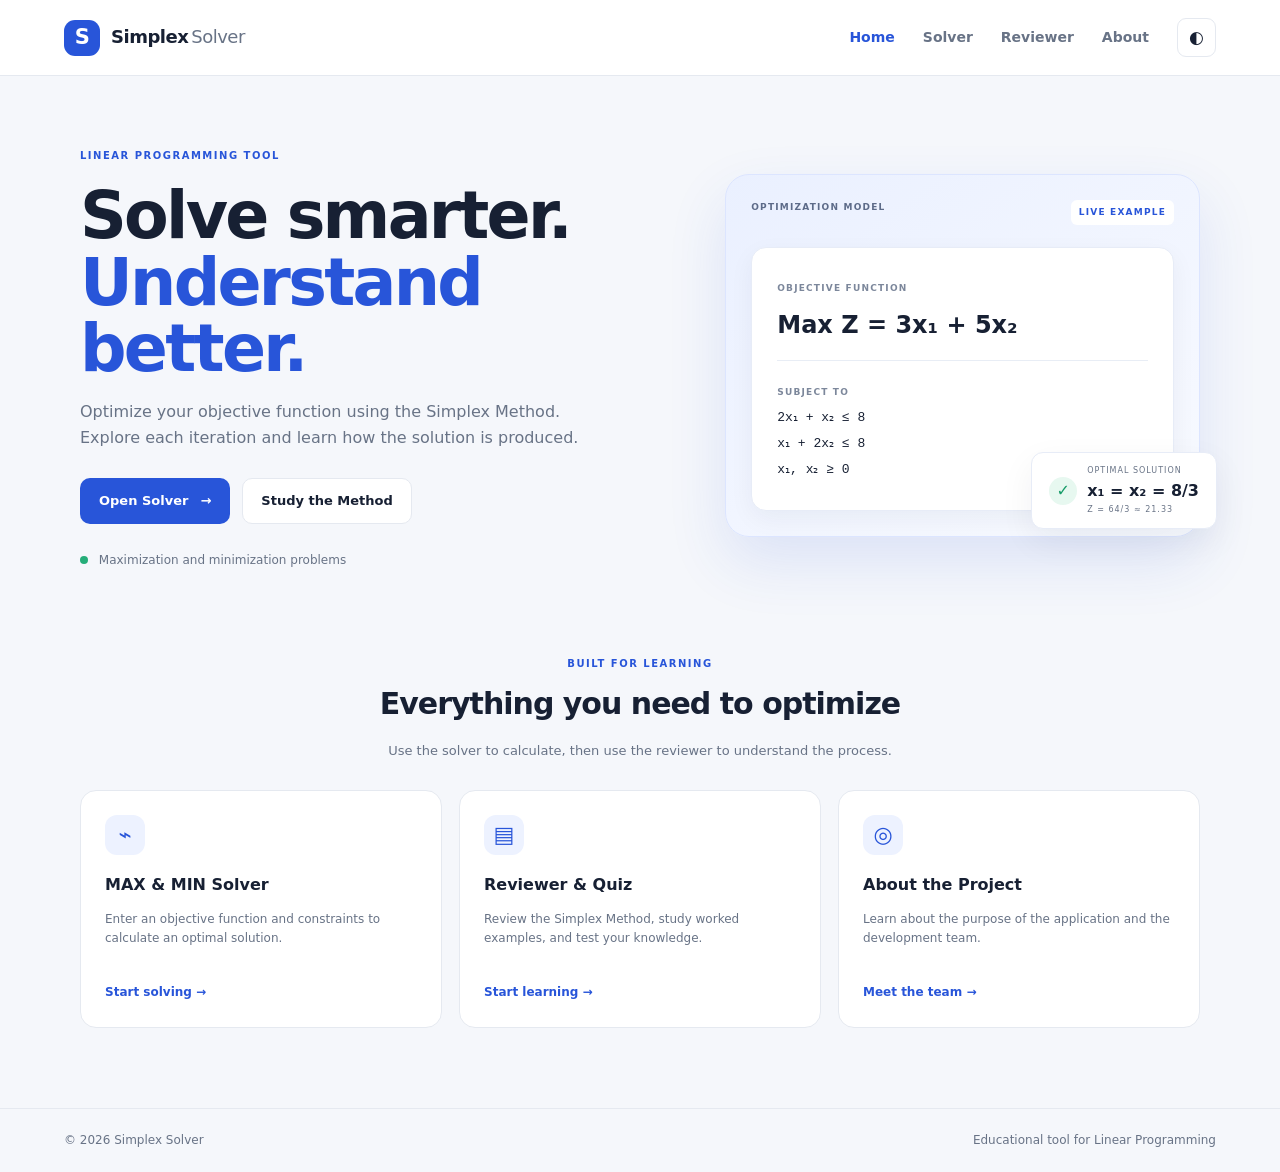
<file: index.html>
<!DOCTYPE html>
<html lang="en">
<head>
  <meta charset="UTF-8">
  <meta name="viewport" content="width=device-width, initial-scale=1.0">
  <title>Simplex Solver | Home</title>
  <link rel="stylesheet" href="css/style.css">
  <link rel="stylesheet" href="css/home.css">
  <link rel="stylesheet" href="css/responsive.css">
  <link rel="stylesheet" href="css/dark-mode.css">
</head>
<body>
  <header class="site-header">
    <a class="brand" href="index.html">
      <span class="brand-mark">S</span>
      <span>Simplex<span class="brand-light">Solver</span></span>
    </a>
    <button class="menu-toggle" type="button" aria-label="Toggle menu">☰</button>
    <nav class="main-nav" aria-label="Main navigation">
      <a class="active" href="index.html" aria-current="page">Home</a>
      <a href="solving.html">Solver</a>
      <a href="reviewer.html">Reviewer</a>
      <a href="about.html">About</a>
      <button id="themeToggle" class="theme-toggle" type="button" aria-label="Toggle dark mode">◐</button>
    </nav>
  </header>

  <main>
    <section class="hero">
      <div class="hero-copy">
        <span class="eyebrow">LINEAR PROGRAMMING TOOL</span>
        <h1>Solve smarter.<br><span>Understand better.</span></h1>
        <p>Optimize your objective function using the Simplex Method. Explore each iteration and learn how the solution is produced.</p>
        <div class="hero-actions">
          <a class="btn btn-primary" href="solving.html">Open Solver <span>→</span></a>
          <a class="btn btn-secondary" href="reviewer.html">Study the Method</a>
        </div>
        <div class="hero-note"><span class="status-dot"></span> Maximization and minimization problems</div>
      </div>

      <div class="hero-visual">
        <div class="visual-top">
          <span>OPTIMIZATION MODEL</span>
          <span class="visual-chip">LIVE EXAMPLE</span>
        </div>
        <div class="formula-card">
          <small>OBJECTIVE FUNCTION</small>
          <strong>Max Z = 3x₁ + 5x₂</strong>
          <div class="formula-line"></div>
          <small>SUBJECT TO</small>
          <p>2x₁ + x₂ ≤ 8</p>
          <p>x₁ + 2x₂ ≤ 8</p>
          <p>x₁, x₂ ≥ 0</p>
        </div>
        <div class="solution-tag">
          <span>✓</span>
          <div>
            <small>OPTIMAL SOLUTION</small>
            <strong>x₁ = x₂ = 8/3</strong>
            <small>Z = 64/3 ≈ 21.33</small>
          </div>
        </div>
      </div>
    </section>

    <section class="feature-section">
      <div class="section-heading">
        <span class="eyebrow">BUILT FOR LEARNING</span>
        <h2>Everything you need to optimize</h2>
        <p>Use the solver to calculate, then use the reviewer to understand the process.</p>
      </div>
      <div class="feature-grid">
        <a class="feature-card" href="solving.html">
          <div class="feature-icon">⌁</div>
          <h3>MAX &amp; MIN Solver</h3>
          <p>Enter an objective function and constraints to calculate an optimal solution.</p>
          <span class="card-link">Start solving →</span>
        </a>
        <a class="feature-card" href="reviewer.html">
          <div class="feature-icon">▤</div>
          <h3>Reviewer &amp; Quiz</h3>
          <p>Review the Simplex Method, study worked examples, and test your knowledge.</p>
          <span class="card-link">Start learning →</span>
        </a>
        <a class="feature-card" href="about.html">
          <div class="feature-icon">◎</div>
          <h3>About the Project</h3>
          <p>Learn about the purpose of the application and the development team.</p>
          <span class="card-link">Meet the team →</span>
        </a>
      </div>
    </section>
  </main>

  <footer class="site-footer">
    <span>© <span data-year></span> Simplex Solver</span>
    <span>Educational tool for Linear Programming</span>
  </footer>

  <script src="js/theme.js"></script>
  <script src="js/navigation.js"></script>
  <script src="js/app.js"></script>
</body>
</html>
</file>
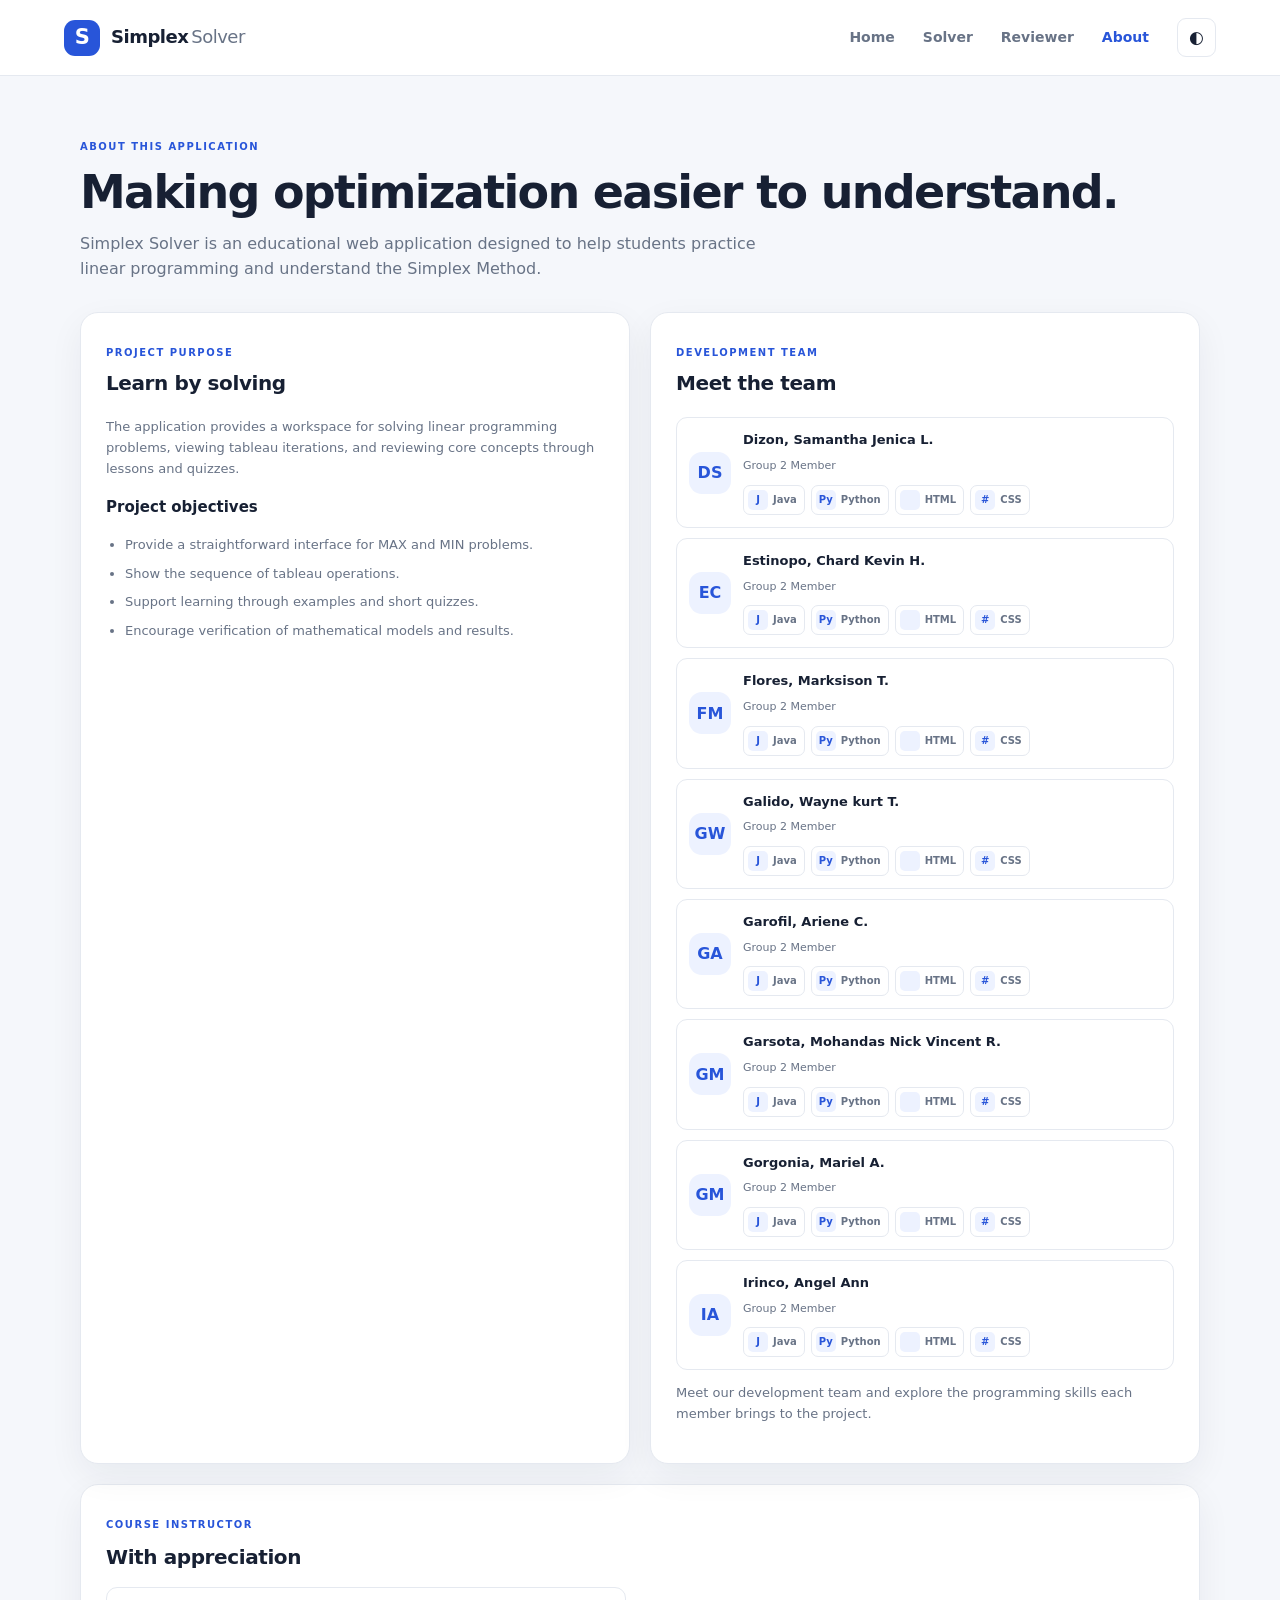
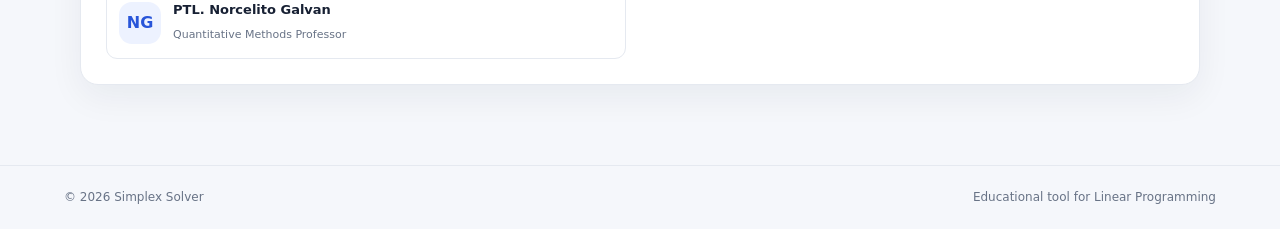
<file: about.html>
<!DOCTYPE html>
<html lang="en">
	<head>
		<meta charset="UTF-8">
		<meta name="viewport" content="width=device-width, initial-scale=1.0">
		<title>Simplex Solver | About</title>
		<link rel="stylesheet" href="css/style.css">
		<link rel="stylesheet" href="css/about.css">
		<link rel="stylesheet" href="css/responsive.css">
		<link rel="stylesheet" href="css/dark-mode.css">
	</head>
	<body>
		<header class="site-header">
			<a class="brand" href="index.html">
				<span class="brand-mark">S</span>
				<span>Simplex<span class="brand-light">Solver</span></span>
			</a>
			<button class="menu-toggle" type="button" aria-label="Toggle menu">☰</button>
			<nav class="main-nav">
				<a href="index.html">Home</a>
				<a href="solving.html">Solver</a>
				<a href="reviewer.html">Reviewer</a>
				<a class="active" href="about.html" aria-current="page">About</a>
				<button id="themeToggle" class="theme-toggle" type="button" aria-label="Toggle dark mode">◐</button>
			</nav>
		</header>

		<main class="page-wrap">
			<div class="page-heading">
				<span class="eyebrow">ABOUT THIS APPLICATION</span>
				<h1>Making optimization easier to understand.</h1>
				<p>Simplex Solver is an educational web application designed to help students practice linear programming and understand the Simplex Method.</p>
			</div>
			<section class="about-grid">
				<article class="panel">
					<span class="step-label">PROJECT PURPOSE</span>
					<h2>Learn by solving</h2>
					<p>The application provides a workspace for solving linear programming problems, viewing tableau iterations, and reviewing core concepts through lessons and quizzes.</p>
					<h3>Project objectives</h3>
					<ul>
						<li>Provide a straightforward interface for MAX and MIN problems.</li>
						<li>Show the sequence of tableau operations.</li>
						<li>Support learning through examples and short quizzes.</li>
						<li>Encourage verification of mathematical models and results.</li>
					</ul>
				</article>
				<article class="panel team-panel">
					<span class="step-label">DEVELOPMENT TEAM</span>
					<h2>Meet the team</h2>
					<div id="teamMembers" class="team-list"></div>
					<p class="hint">Meet our development team and explore the programming skills each member brings to the project.</p>
				</article>
			</section>
			<section class="panel professor-panel" aria-labelledby="professorHeading">
				<span class="step-label">COURSE INSTRUCTOR</span>
				<h2 id="professorHeading">With appreciation</h2>
				<div class="team-member">
					<div class="avatar" aria-hidden="true">NG</div>
					<div>
						<strong>PTL. Norcelito Galvan</strong>
						<small>Quantitative Methods Professor</small>
					</div>
				</div>
			</section>
		</main>

		<footer class="site-footer">
			<span>© <span data-year></span> Simplex Solver</span>
			<span>Educational tool for Linear Programming</span>
		</footer>
		<script src="js/theme.js"></script>
		<script src="js/navigation.js"></script>
		<script src="js/team/members.js"></script>
		<script src="js/app.js"></script>
	</body>
</html>
</file>
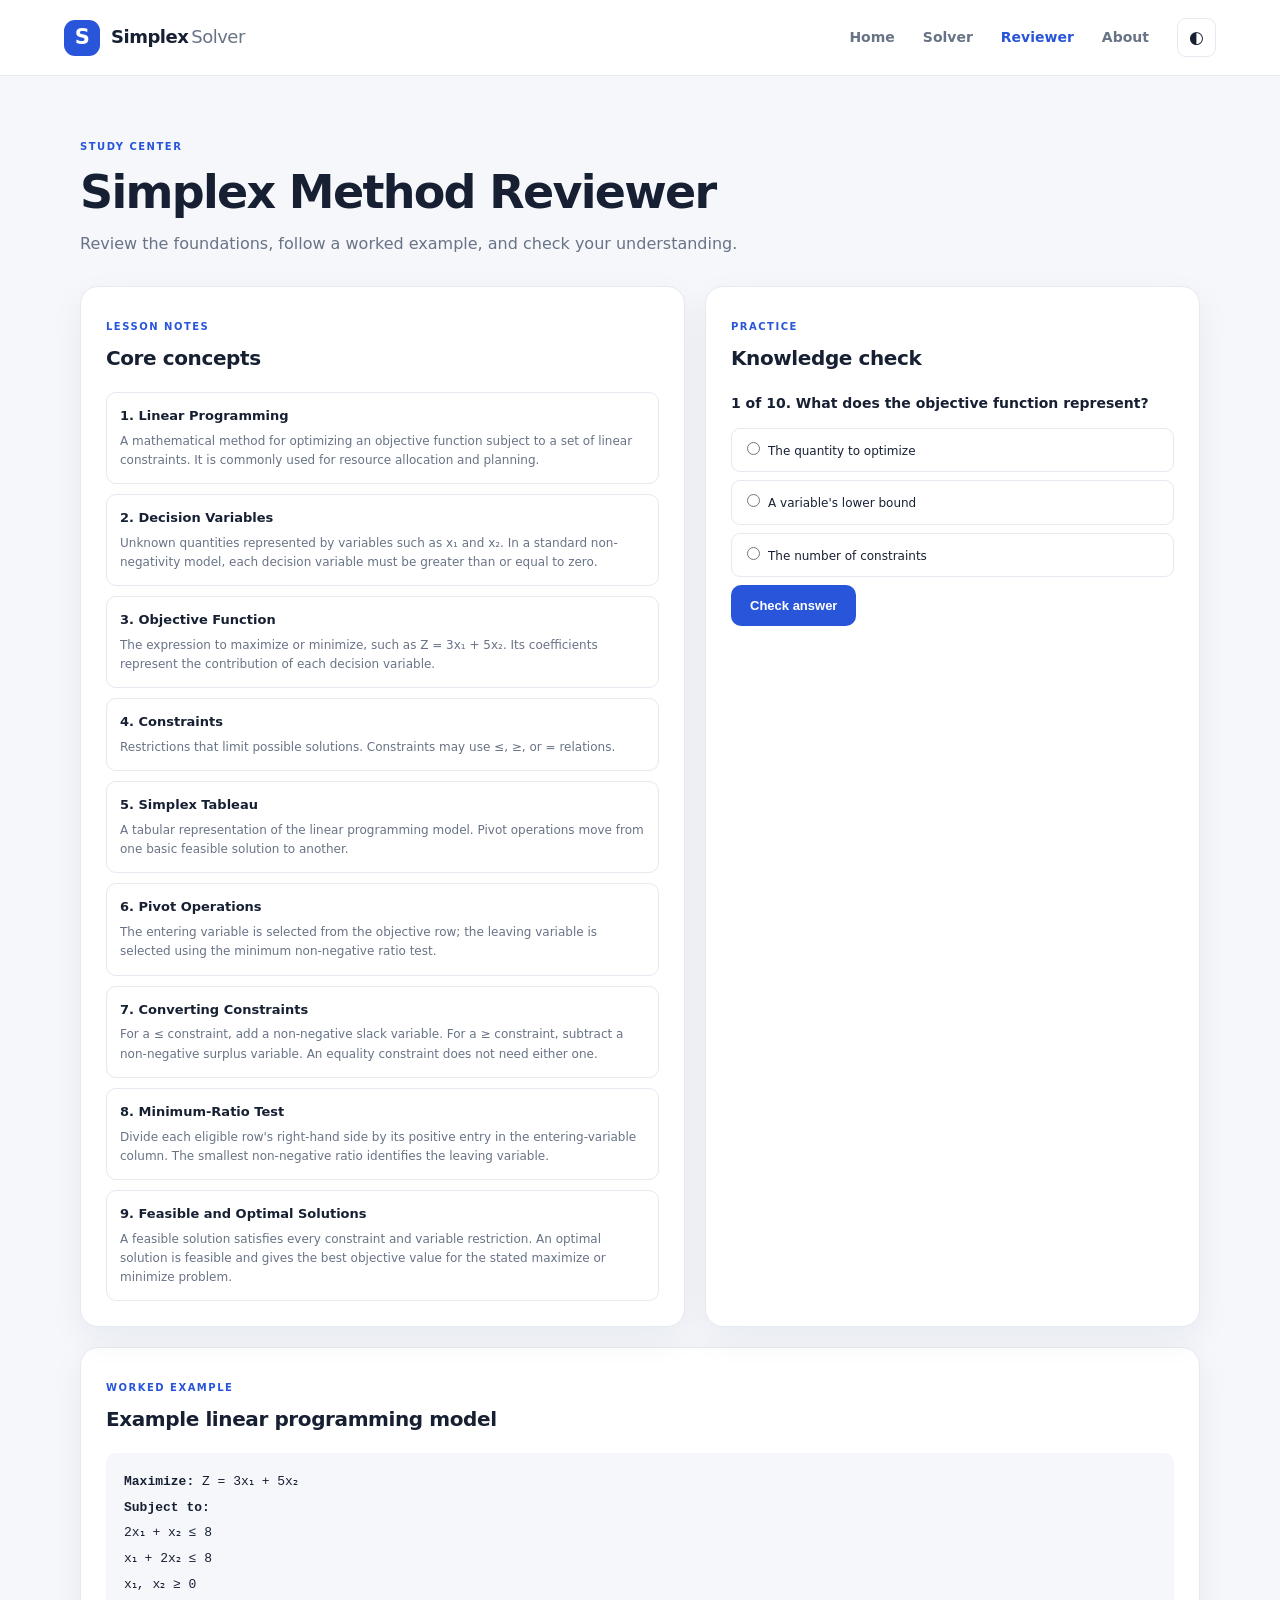
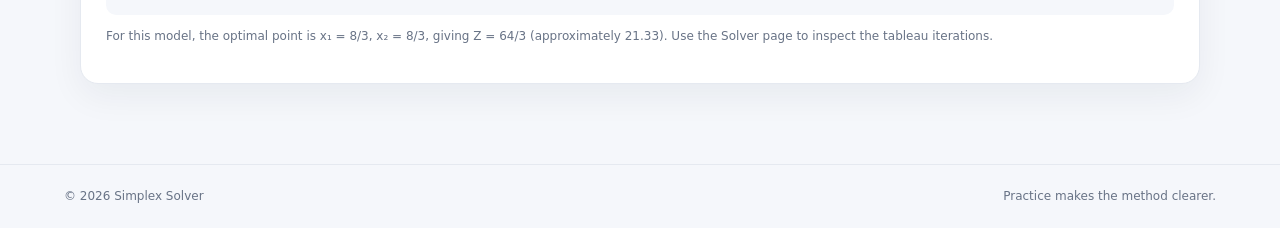
<file: reviewer.html>
<!DOCTYPE html>
<html lang="en">
	<head>
		<meta charset="UTF-8">
		<meta name="viewport" content="width=device-width, initial-scale=1.0">
		<title>Simplex Solver | Reviewer</title>
		<link rel="stylesheet" href="css/style.css">
		<link rel="stylesheet" href="css/reviewer.css">
		<link rel="stylesheet" href="css/responsive.css">
		<link rel="stylesheet" href="css/dark-mode.css">
	</head>
	<body>
		<header class="site-header">
			<a class="brand" href="index.html">
				<span class="brand-mark">S</span>
				<span>Simplex<span class="brand-light">Solver</span></span>
			</a>
			<button class="menu-toggle" aria-label="Toggle menu">☰</button>
			<nav class="main-nav">
				<a href="index.html">Home</a>
				<a href="solving.html">Solver</a>
				<a class="active" href="reviewer.html">Reviewer</a>
				<a href="about.html">About</a>
				<button id="themeToggle" class="theme-toggle" aria-label="Toggle dark mode">◐</button>
			</nav>
		</header>

		<main class="page-wrap">
			<div class="page-heading">
				<span class="eyebrow">STUDY CENTER</span>
				<h1>Simplex Method Reviewer</h1>
				<p>Review the foundations, follow a worked example, and check your understanding.</p>
			</div>

			<div class="reviewer-grid">
				<section class="panel">
					<span class="step-label">LESSON NOTES</span>
					<h2>Core concepts</h2>
					<div id="lessons" class="lesson-list"></div>
				</section>
				<section class="panel">
					<span class="step-label">PRACTICE</span>
					<h2>Knowledge check</h2>
					<div id="quiz" class="quiz-box"></div>
				</section>
			</div>

			<section class="panel example-panel">
				<span class="step-label">WORKED EXAMPLE</span>
				<h2>Example linear programming model</h2>
				<div class="example-model">
					<p><b>Maximize:</b> Z = 3x₁ + 5x₂</p>
					<p><b>Subject to:</b></p>
					<p>2x₁ + x₂ ≤ 8</p>
					<p>x₁ + 2x₂ ≤ 8</p>
					<p>x₁, x₂ ≥ 0</p>
				</div>
				<p>For this model, the optimal point is x₁ = 8/3, x₂ = 8/3, giving Z = 64/3 (approximately 21.33). Use the Solver page to inspect the tableau iterations.</p>
			</section>
		</main>

		<footer class="site-footer">
			<span>© <span data-year></span> Simplex Solver</span>
			<span>Practice makes the method clearer.</span>
		</footer>

		<script src="js/theme.js"></script>
		<script src="js/navigation.js"></script>
		<script src="js/reviewer/lessons.js"></script>
		<script src="js/reviewer/examples.js"></script>
		<script src="js/reviewer/quiz.js"></script>
		<script src="js/app.js"></script>
	</body>
</html>
</file>
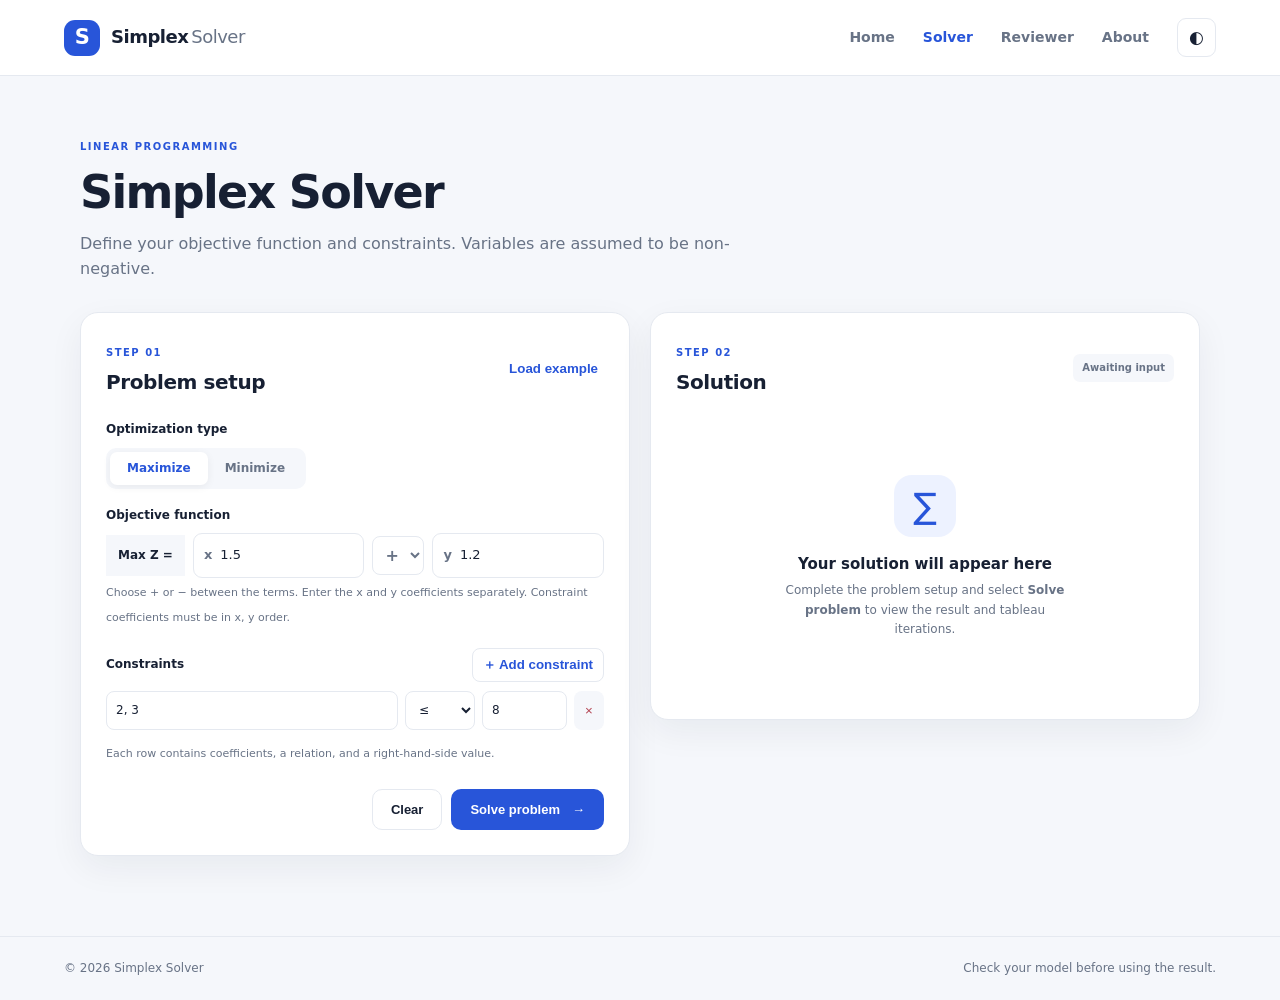
<file: solving.html>
<!DOCTYPE html>
<html lang="en">
	<head>
		<meta charset="UTF-8">
		<meta name="viewport" content="width=device-width, initial-scale=1.0">
		<title>Simplex Solver | Solver</title>
		<link rel="stylesheet" href="css/style.css">
		<link rel="stylesheet" href="css/solving.css">
		<link rel="stylesheet" href="css/responsive.css">
		<link rel="stylesheet" href="css/dark-mode.css">
	</head>
	<body>
		<header class="site-header">
			<a class="brand" href="index.html">
				<span class="brand-mark">S</span>
				<span>Simplex<span class="brand-light">Solver</span></span>
			</a>
			<button class="menu-toggle" aria-label="Toggle menu">☰</button>
			<nav class="main-nav">
				<a href="index.html">Home</a>
				<a class="active" href="solving.html">Solver</a>
				<a href="reviewer.html">Reviewer</a>
				<a href="about.html">About</a>
				<button id="themeToggle" class="theme-toggle" aria-label="Toggle dark mode">◐</button>
			</nav>
		</header>

		<main class="page-wrap">
			<div class="page-heading">
				<span class="eyebrow">LINEAR PROGRAMMING</span>
				<h1>Simplex Solver</h1>
				<p>Define your objective function and constraints. Variables are assumed to be non-negative.</p>
			</div>

			<section class="solver-layout">
				<form id="solverForm" class="panel solver-form">
					<div class="panel-title">
						<div>
							<span class="step-label">STEP 01</span>
							<h2>Problem setup</h2>
						</div>
						<button type="button" id="loadExample" class="text-button">Load example</button>
					</div>

					<label class="field-label">Optimization type</label>
					<div class="segmented">
						<label><input type="radio" name="mode" value="max" checked><span>Maximize</span></label>
						<label><input type="radio" name="mode" value="min"><span>Minimize</span></label>
					</div>

					<label class="field-label">Objective function</label>
					<div class="objective-input-row">
						<span class="math-prefix" id="objectivePrefix">Max Z =</span>
						<label class="objective-coefficient">
							<span>x</span>
							<input id="objectiveX" type="number" step="any" value="1.5" aria-label="Objective coefficient for x" required>
						</label>
						<select id="objectiveOperator" class="objective-operator" aria-label="Objective function operator">
							<option value="+">+</option>
							<option value="-">−</option>
						</select>
						<label class="objective-coefficient">
							<span>y</span>
							<input id="objectiveY" type="number" step="any" value="1.2" aria-label="Objective coefficient for y" required>
						</label>
					</div>
					<small class="hint">Choose + or − between the terms. Enter the x and y coefficients separately. Constraint coefficients must be in x, y order.</small>

					<div class="constraints-heading">
						<label class="field-label">Constraints</label>
						<button type="button" id="addConstraint" class="small-button">＋ Add constraint</button>
					</div>
					<div id="constraintsList"></div>
					<small class="hint">Each row contains coefficients, a relation, and a right-hand-side value.</small>

					<div class="form-actions">
						<button type="reset" class="btn btn-secondary" id="resetForm">Clear</button>
						<button type="submit" class="btn btn-primary">Solve problem <span>→</span></button>
					</div>
				</form>

				<section class="panel results-panel">
					<div class="panel-title">
						<div>
							<span class="step-label">STEP 02</span>
							<h2>Solution</h2>
						</div>
						<span class="result-state" id="resultState">Awaiting input</span>
					</div>
					<div id="results" class="results-content">
						<div class="empty-state">
							<div class="empty-icon">∑</div>
							<h3>Your solution will appear here</h3>
							<p>Complete the problem setup and select <b>Solve problem</b> to view the result and tableau iterations.</p>
						</div>
					</div>
				</section>
			</section>
		</main>

		<footer class="site-footer">
			<span>© <span data-year></span> Simplex Solver</span>
			<span>Check your model before using the result.</span>
		</footer>

		<script src="js/theme.js"></script>
		<script src="js/navigation.js"></script>
		<script src="js/solver/validation.js"></script>
		<script src="js/solver/tableau.js"></script>
		<script src="js/solver/simplex.js"></script>
		<script src="js/solver/maximization.js"></script>
		<script src="js/solver/minimization.js"></script>
		<script src="js/solver/results.js"></script>
		<script src="js/app.js"></script>
	</body>
</html>
</file>
<file: css/style.css>
:root {
  --bg: #f5f7fb;
  --surface: #fff;
  --text: #172033;
  --muted: #687386;
  --line: #e5e9f0;
  --blue: #2855d9;
  --blue-dark: #1d43b7;
  --blue-text: #2855d9;
  --pale: #edf2ff;
  --shadow: 0 12px 35px rgba(23, 32, 51, 0.06);
  --success-bg: #e7f8f0;
  --success-text: #16865d;
  --danger-bg: #fff0f1;
  --danger-text: #b34250;
  --info-bg: #e8f5fc;
  --info-text: #263b4a;
  --info-accent: #168fbd;
  --warning-bg: #fff8df;
  --warning-text: #403722;
  --check-bg: #fff9e8;
  --highlight-bg: #fff4bf;
  --highlight-text: #403722;
  --highlight-strong-bg: #ffe18a;
  --highlight-strong-text: #403722;
  --positive-text: #16865d;
}

* {
  box-sizing: border-box;
}

body {
  margin: 0;
  background: var(--bg);
  color: var(--text);
  color-scheme: light;
  font-family: Inter, ui-sans-serif, system-ui, -apple-system, "Segoe UI", sans-serif;
  line-height: 1.6;
}

a {
  color: inherit;
  text-decoration: none;
}

.site-header {
  height: 76px;
  background: var(--surface);
  border-bottom: 1px solid var(--line);
  display: flex;
  align-items: center;
  justify-content: space-between;
  padding: 0 max(5vw, 24px);
  position: sticky;
  top: 0;
  z-index: 10;
}

.brand {
  display: flex;
  align-items: center;
  gap: 11px;
  font-size: 18px;
  font-weight: 800;
  letter-spacing: -0.5px;
}

.brand-mark {
  display: grid;
  place-items: center;
  width: 36px;
  height: 36px;
  background: var(--blue);
  color: white;
  border-radius: 11px;
  font-size: 21px;
}

.brand-light {
  font-weight: 500;
  color: var(--muted);
  margin-left: 3px;
}

.main-nav {
  display: flex;
  align-items: center;
  gap: 28px;
  color: var(--muted);
  font-size: 14px;
  font-weight: 600;
}

.main-nav a:hover,
.main-nav a.active {
  color: var(--blue-text);
}

.theme-toggle,
.menu-toggle {
  border: 1px solid var(--line);
  background: var(--surface);
  color: var(--text);
  border-radius: 9px;
  padding: 8px 11px;
  cursor: pointer;
  font-size: 17px;
}

.menu-toggle {
  display: none;
}

.page-wrap {
  width: min(1120px, 90%);
  margin: 56px auto 80px;
}

.page-heading {
  margin-bottom: 30px;
}

.page-heading h1 {
  font-size: clamp(32px, 5vw, 46px);
  line-height: 1.13;
  letter-spacing: -1.7px;
  margin: 9px 0 12px;
}

.page-heading p {
  max-width: 690px;
  color: var(--muted);
  margin: 0;
}

.eyebrow,
.step-label {
  font-size: 10px;
  font-weight: 800;
  letter-spacing: 1.5px;
  color: var(--blue-text);
}

.panel {
  background: var(--surface);
  border: 1px solid var(--line);
  border-radius: 18px;
  padding: 25px;
  box-shadow: var(--shadow);
}

.panel h2 {
  font-size: 20px;
  letter-spacing: -0.4px;
  margin: 4px 0 18px;
}

.panel h3 {
  font-size: 15px;
}

.btn {
  display: inline-flex;
  align-items: center;
  justify-content: center;
  gap: 12px;
  padding: 12px 18px;
  border-radius: 10px;
  font-size: 13px;
  font-weight: 700;
  border: 1px solid transparent;
  cursor: pointer;
}

.btn-primary {
  background: var(--blue);
  color: #fff;
}

.btn-primary:hover {
  background: var(--blue-dark);
}

.btn-secondary {
  background: var(--surface);
  border-color: var(--line);
  color: var(--text);
}

.site-footer {
  border-top: 1px solid var(--line);
  padding: 22px 5vw;
  display: flex;
  justify-content: space-between;
  color: var(--muted);
  font-size: 12px;
}

.hint {
  font-size: 11px;
  color: var(--muted);
}

.text-button {
  border: 0;
  background: none;
  color: var(--blue-text);
  font-weight: 700;
  cursor: pointer;
}

.small-button {
  border: 1px solid var(--line);
  background: var(--surface);
  color: var(--blue-text);
  padding: 7px 10px;
  border-radius: 8px;
  font-weight: 700;
  cursor: pointer;
}
</file>
<file: css/home.css>
.hero {
	width: min(1120px, 90%);
	margin: 65px auto 78px;
	display: grid;
	grid-template-columns: 1.1fr 0.9fr;
	gap: 65px;
	align-items: center;
}

.hero h1 {
	font-size: clamp(42px, 6vw, 65px);
	line-height: 1.03;
	letter-spacing: -2.7px;
	margin: 16px 0;
}

.hero h1 span {
	color: var(--blue-text);
}

.hero-copy > p {
	max-width: 530px;
	color: var(--muted);
	font-size: 16px;
}

.hero-actions {
	display: flex;
	gap: 12px;
	margin: 27px 0;
}

.hero-note {
	font-size: 12px;
	color: var(--muted);
}

.status-dot {
	display: inline-block;
	width: 8px;
	height: 8px;
	background: #25ad79;
	border-radius: 50%;
	margin-right: 7px;
}

.hero-visual {
	padding: 25px;
	background: linear-gradient(145deg, #eaf0ff, #f8faff);
	border: 1px solid #dce5ff;
	border-radius: 24px;
	position: relative;
	box-shadow: 0 25px 60px rgba(40, 85, 217, 0.12);
}

.visual-top {
	display: flex;
	justify-content: space-between;
	font-size: 9px;
	letter-spacing: 1.2px;
	font-weight: 800;
	color: #5d6b89;
}

.visual-chip {
	background: #fff;
	color: var(--blue-text);
	padding: 5px 8px;
	border-radius: 6px;
}

.formula-card {
	background: #fff;
	border: 1px solid #e7ecf7;
	border-radius: 15px;
	padding: 25px;
	margin-top: 22px;
	color: #172033;
	box-shadow: 0 8px 24px rgba(23, 32, 51, 0.05);
}

.formula-card small {
	font-size: 9px;
	letter-spacing: 1.2px;
	color: #7c879b;
	font-weight: 800;
}

.formula-card strong {
	display: block;
	font-size: 24px;
	margin: 8px 0 15px;
}

.formula-line {
	height: 1px;
	background: #e8edf5;
	margin: 16px 0;
}

.formula-card p {
	margin: 5px 0;
	font-family: ui-monospace, monospace;
	font-size: 13px;
}

.solution-tag {
	position: absolute;
	right: -18px;
	bottom: 7px;
	background: #fff;
	border: 1px solid #e7ecf7;
	border-radius: 12px;
	padding: 12px 17px;
	display: flex;
	gap: 10px;
	align-items: center;
	box-shadow: var(--shadow);
}

.solution-tag > span {
	width: 28px;
	height: 28px;
	border-radius: 50%;
	background: #e7f8f0;
	color: #169b68;
	display: grid;
	place-items: center;
}

.solution-tag small {
	display: block;
	color: var(--muted);
	font-size: 8px;
	letter-spacing: 1px;
}

.solution-tag strong {
	font-size: 16px;
}

.feature-section {
	width: min(1120px, 90%);
	margin: 0 auto 80px;
}

.section-heading {
	text-align: center;
	margin-bottom: 28px;
}

.section-heading h2 {
	font-size: 30px;
	letter-spacing: -1px;
	margin: 6px;
}

.section-heading p {
	color: var(--muted);
	font-size: 13px;
}

.feature-grid {
	display: grid;
	grid-template-columns: repeat(3, 1fr);
	gap: 17px;
}

.feature-card {
	background: var(--surface);
	border: 1px solid var(--line);
	border-radius: 16px;
	padding: 24px;
	transition: 0.2s;
}

.feature-card:hover {
	transform: translateY(-4px);
	box-shadow: var(--shadow);
}

.feature-icon {
	width: 40px;
	height: 40px;
	border-radius: 12px;
	background: var(--pale);
	color: var(--blue-text);
	display: grid;
	place-items: center;
	font-size: 22px;
}

.feature-card h3 {
	font-size: 16px;
	margin: 17px 0 6px;
}

.feature-card p {
	font-size: 12px;
	color: var(--muted);
	min-height: 56px;
}

.card-link {
	font-size: 12px;
	color: var(--blue-text);
	font-weight: 800;
}
</file>
<file: css/responsive.css>
@media (max-width: 850px) {
	.hero {
		gap: 30px;
	}

	.solver-layout,
	.reviewer-grid,
	.about-grid {
		grid-template-columns: 1fr;
	}

	.solver-form {
		order: 0;
	}

	.results-panel {
		order: 1;
	}
}

@media (max-width: 650px) {
	.site-header {
		height: 65px;
	}

	.menu-toggle {
		display: block;
	}

	.main-nav {
		display: none;
		position: absolute;
		top: 64px;
		right: 0;
		left: 0;
		flex-direction: column;
		align-items: flex-start;
		gap: 15px;
		padding: 18px 6%;
		background: var(--surface);
		border-bottom: 1px solid var(--line);
	}

	.main-nav.open {
		display: flex;
	}

	.hero {
		grid-template-columns: 1fr;
		margin: 42px auto 60px;
	}

	.hero-visual {
		margin: 5px 12px 0 0;
	}

	.hero h1 {
		font-size: 45px;
	}

	.feature-grid {
		grid-template-columns: 1fr;
	}

	.feature-card p {
		min-height: 0;
	}

	.site-footer {
		flex-direction: column;
		gap: 8px;
	}

	.page-wrap {
		margin: 38px auto 55px;
	}

	.panel {
		padding: 19px;
	}

	.constraint-row {
		grid-template-columns: 1fr 60px 72px 28px;
		gap: 5px;
	}

	.constraint-row input,
	.constraint-row select {
		padding: 8px 5px;
		font-size: 11px;
	}
}
</file>
<file: css/dark-mode.css>
body.dark {
	--bg: #101522;
	--surface: #192233;
	--text: #edf2fb;
	--muted: #9aa8bc;
	--line: #2a374b;
	--pale: #23345e;
	--blue-text: #a9bcff;
	--shadow: 0 12px 35px rgba(0, 0, 0, 0.18);
	--success-bg: #173d32;
	--success-text: #78d8b0;
	--danger-bg: #4a252c;
	--danger-text: #ff9ca7;
	--info-bg: #1b3544;
	--info-text: #d7effa;
	--info-accent: #83d8f4;
	--warning-bg: #413722;
	--warning-text: #ffe6a3;
	--check-bg: #352f21;
	--highlight-bg: #4a4122;
	--highlight-text: #fff3bf;
	--highlight-strong-bg: #66521b;
	--highlight-strong-text: #fff3bf;
	--positive-text: #78d8b0;
	color-scheme: dark;
}

body.dark .hero-visual {
	background: linear-gradient(145deg, #1b2945, #182236);
	border-color: #304264;
}

body.dark .formula-card,
body.dark .solution-tag {
	background: #202d40;
	border-color: #35445b;
	color: #edf2fb;
}

body.dark .formula-card small {
	color: #b2c0d8;
}

body.dark .visual-top {
	color: #b2c0d8;
}

body.dark .visual-chip {
	background: #263957;
	color: #b8caff;
}

body.dark .formula-line {
	background: #3a4658;
}

body.dark .result-state.success {
	background: var(--success-bg);
	color: var(--success-text);
}

body.dark .result-state.error {
	background: var(--danger-bg);
	color: var(--danger-text);
}
</file>
<file: css/about.css>
.about-grid {
	display: grid;
	grid-template-columns: 1fr 1fr;
	gap: 20px;
}

.about-grid p,
.about-grid li {
	color: var(--muted);
	font-size: 13px;
}

.about-grid ul {
	padding-left: 19px;
}

.about-grid li {
	margin: 8px 0;
}

.team-list {
	display: grid;
	gap: 10px;
}

.team-member {
	display: flex;
	align-items: center;
	gap: 12px;
	padding: 12px;
	border: 1px solid var(--line);
	border-radius: 11px;
}

.avatar {
	display: grid;
	width: 42px;
	height: 42px;
	place-items: center;
	border-radius: 13px;
	background: var(--pale);
	color: var(--blue-text);
	font-weight: 800;
}

.team-member strong {
	display: block;
	font-size: 13px;
}

.team-member small {
	color: var(--muted);
	font-size: 11px;
}

.team-member .member-skills {
	display: flex;
	flex-wrap: wrap;
	gap: 6px;
	margin-top: 8px;
}

.skill-badge {
	display: inline-flex;
	align-items: center;
	gap: 5px;
	padding: 4px 7px 4px 4px;
	border: 1px solid var(--line);
	border-radius: 7px;
	background: var(--surface);
	color: var(--muted);
	font-size: 10px;
	font-weight: 700;
}

.skill-icon {
	display: grid;
	min-width: 20px;
	height: 20px;
	place-items: center;
	border-radius: 5px;
	background: var(--pale);
	color: var(--blue-text);
	font-size: 10px;
	font-weight: 800;
}

.professor-panel {
	margin-top: 20px;
}

.professor-panel h2 {
	margin: 5px 0 14px;
}

.professor-panel .team-member {
	max-width: 520px;
}
</file>
<file: css/reviewer.css>
.reviewer-grid {
	display: grid;
	grid-template-columns: 1.1fr 0.9fr;
	gap: 20px;
}

.lesson-list {
	display: grid;
	gap: 10px;
}

.lesson-item {
	border: 1px solid var(--line);
	border-radius: 10px;
	padding: 13px;
}

.lesson-item h3 {
	margin: 0 0 5px;
	font-size: 13px;
}

.lesson-item p {
	margin: 0;
	color: var(--muted);
	font-size: 12px;
}

.quiz-question {
	margin: 4px 0 14px;
	font-size: 14px;
	font-weight: 750;
}

.quiz-option {
	display: block;
	margin: 8px 0;
	padding: 10px;
	border: 1px solid var(--line);
	border-radius: 9px;
	font-size: 12px;
	cursor: pointer;
}

.quiz-option input {
	margin-right: 8px;
}

.quiz-feedback {
	min-height: 20px;
	margin: 12px 0;
	font-size: 12px;
}

.quiz-feedback.correct {
	color: var(--success-text);
}

.quiz-feedback.incorrect {
	color: var(--danger-text);
}

.example-panel {
	margin-top: 20px;
}

.example-model {
	padding: 14px 18px;
	border-radius: 10px;
	background: var(--bg);
	font-family: ui-monospace, monospace;
	font-size: 13px;
}

.example-model p {
	margin: 5px 0;
}

.example-panel > p {
	color: var(--muted);
	font-size: 12px;
}
</file>
<file: css/solving.css>
.solver-layout {
	display: grid;
	grid-template-columns: 1fr 1fr;
	gap: 20px;
	align-items: start;
}

.panel-title { display: flex; justify-content: space-between; align-items: center; margin-bottom: 22px; }
.panel-title h2 { margin: 3px 0 0; }
.field-label { display: block; font-size: 12px; font-weight: 750; margin: 17px 0 8px; }
.segmented { display: flex; background: var(--bg); padding: 4px; border-radius: 10px; width: max-content; }
.segmented label { cursor: pointer; }
.segmented input { position: absolute; opacity: 0; }
.segmented span { display: block; padding: 7px 17px; border-radius: 7px; font-size: 12px; font-weight: 700; color: var(--muted); }
.segmented input:checked + span { background: var(--surface); color: var(--blue-text); box-shadow: 0 2px 8px rgba(0, 0, 0, .06); }
.input-row { display: flex; align-items: center; border: 1px solid var(--line); border-radius: 9px; overflow: hidden; }
.math-prefix { padding: 11px 12px; background: var(--bg); font-size: 12px; font-weight: 700; white-space: nowrap; }
.input-row input,
.constraint-row input { border: 0; outline: 0; background: transparent; color: var(--text); padding: 11px; width: 100%; min-width: 0; font: inherit; font-size: 13px; }
.objective-input-row { display: flex; align-items: center; gap: 8px; }
.objective-coefficient { display: flex; align-items: center; gap: 8px; flex: 1; min-width: 0; border: 1px solid var(--line); border-radius: 9px; padding: 0 10px; background: var(--surface); }
.objective-coefficient span { color: var(--muted); font-size: 13px; font-weight: 800; }
.objective-coefficient input { width: 100%; min-width: 0; border: 0; outline: 0; background: transparent; color: var(--text); padding: 11px 0; font: inherit; font-size: 13px; }
.objective-operator { color: var(--muted); font: inherit; font-weight: 700; }
select.objective-operator { border: 1px solid var(--line); border-radius: 8px; background: var(--surface); padding: 8px; cursor: pointer; }
.constraints-heading { display: flex; align-items: center; justify-content: space-between; margin-top: 19px; }
.constraints-heading .field-label { margin: 0; }
.constraint-row { display: grid; grid-template-columns: 1fr 70px 85px 30px; gap: 7px; margin: 9px 0; }
.constraint-row input,
.constraint-row select { border: 1px solid var(--line); border-radius: 8px; background: var(--surface); color: var(--text); padding: 9px; font: inherit; font-size: 12px; min-width: 0; }
.constraint-row select { cursor: pointer; }
.remove-row { border: 0; background: var(--bg); border-radius: 8px; color: var(--danger-text); cursor: pointer; }
.form-actions { display: flex; justify-content: flex-end; gap: 9px; margin-top: 24px; }
.result-state { font-size: 10px; font-weight: 800; color: var(--muted); background: var(--bg); padding: 6px 9px; border-radius: 7px; }
.result-state.success { color: var(--success-text); background: var(--success-bg); }
.result-state.error { color: var(--danger-text); background: var(--danger-bg); }
.empty-state { text-align: center; padding: 55px 15px; }
.empty-icon { font-size: 35px; color: var(--blue-text); background: var(--pale); width: 62px; height: 62px; border-radius: 18px; display: grid; place-items: center; margin: 0 auto 15px; }
.empty-state h3 { font-size: 15px; margin: 0 0 5px; }
.empty-state p { font-size: 12px; color: var(--muted); max-width: 290px; margin: auto; }
.metric-grid { display: grid; grid-template-columns: repeat(2, 1fr); gap: 9px; margin: 14px 0; }
.metric { background: var(--bg); padding: 13px; border-radius: 10px; }
.metric small { display: block; color: var(--muted); font-size: 9px; font-weight: 800; letter-spacing: .8px; }
.metric strong { font-size: 20px; }
.variable-list { display: flex; gap: 8px; flex-wrap: wrap; margin: 10px 0; }
.variable-chip { background: var(--pale); color: var(--blue-text); padding: 6px 10px; border-radius: 7px; font-size: 12px; font-weight: 700; }
.result-message { font-size: 12px; color: var(--muted); }
.table-wrap { overflow-x: auto; margin: 13px 0 22px; }
.table-wrap h3 { font-size: 13px; margin: 12px 0; }
.table-wrap table { border-collapse: collapse; font-size: 11px; white-space: nowrap; width: 100%; }
.table-wrap th,
.table-wrap td { border: 1px solid var(--line); padding: 7px 9px; text-align: right; }
.table-wrap th { background: var(--bg); font-weight: 800; }
.table-wrap th:first-child,
.table-wrap td:first-child { text-align: left; }
.iteration { border-top: 1px solid var(--line); padding-top: 12px; margin-top: 12px; }
.iteration summary { font-size: 12px; font-weight: 800; cursor: pointer; }
.error-box { padding: 13px; background: var(--danger-bg); color: var(--danger-text); border-radius: 9px; font-size: 12px; }
/* Screenshot-inspired step-by-step solution presentation */
.solution-section{margin-top:25px;padding-top:20px;border-top:1px solid var(--line)}
.solution-section>h3{font-size:18px;margin:0 0 15px;color:var(--text)}
.model-card,.verification-card{background:var(--bg);border:1px solid var(--line);border-radius:12px;padding:16px;margin:12px 0 20px}
.model-card h4,.verification-card h4{color:var(--blue-text);font-size:14px;margin:0 0 12px}
.model-line{display:grid;grid-template-columns:minmax(0,1fr);gap:5px;background:var(--surface);border:1px solid var(--line);border-radius:8px;padding:11px;margin-top:8px;font-size:12px;overflow-wrap:anywhere}
.model-line span{color:var(--muted)}.model-line b{color:var(--positive-text);line-height:1.6}
.iteration-card{border-top:1px solid var(--line);padding:16px 0;margin-top:12px}
.iteration-card h4{font-size:15px;margin:0 0 10px}
.table-wrap{max-width:100%;overflow-x:auto;border:1px solid var(--line);border-radius:8px;background:var(--surface)}
.table-wrap table{min-width:520px;width:100%;font-size:12px;white-space:nowrap;border-collapse:collapse}
.table-wrap th{background:#159bd0;color:white;text-align:center;padding:10px 12px}
.table-wrap td{text-align:center;padding:9px 12px;border:1px solid var(--line)}
.table-wrap .pivot-column{background:var(--highlight-bg);color:var(--highlight-text)}.table-wrap .pivot-row{box-shadow:inset 0 0 0 1px #36a879}.table-wrap .pivot-element{background:var(--highlight-strong-bg);color:var(--highlight-strong-text);font-weight:900;outline:2px solid #e7a900;outline-offset:-2px}
.pivot-info{background:var(--info-bg);border-radius:11px;padding:15px;margin:14px 0;color:var(--info-text);font-size:12px;line-height:1.65}
.pivot-info h4{color:var(--info-accent);font-size:15px;margin:0 0 9px}.pivot-info p{margin:5px 0}
.pivot-detail{display:flex;justify-content:space-between;border-top:1px solid rgba(40,90,120,.12);padding:5px 0}
.elimination-card{background:var(--warning-bg);border-left:4px solid #e9a51b;border-radius:10px;padding:14px;margin:12px 0;color:var(--warning-text);font-size:12px;line-height:1.6}
.elimination-card h4{margin:0 0 8px;font-size:14px}.elimination-card p{margin:6px 0}
.verification-section>h3{color:var(--positive-text)}.verification-row{display:flex;justify-content:space-between;padding:10px 12px;background:var(--surface);border:1px solid var(--line);border-radius:8px;margin-top:8px;font-size:13px}.verification-row strong{color:var(--positive-text)}
.optimal-card{display:flex;align-items:center;justify-content:space-between;padding:17px;border-radius:11px;background:var(--surface);box-shadow:0 3px 12px rgba(0,0,0,.07);margin:14px 0}.optimal-card span{font-size:12px;color:var(--muted);font-weight:700}.optimal-card strong{font-size:25px;color:var(--positive-text)}
.check-card{padding:13px;background:var(--check-bg);border:1px solid #f2e6c5;border-radius:9px;margin-top:10px;font-size:12px}.check-card>div{display:flex;justify-content:space-between;gap:8px;align-items:center}.check-card p{color:var(--muted);margin:10px 0 5px;overflow-wrap:anywhere}.check-status{font-size:11px;font-weight:800;padding:5px 9px;border-radius:6px}.check-status.true{color:var(--success-text);background:var(--success-bg)}.check-status.false{color:var(--danger-text);background:var(--danger-bg)}.verification-status{padding:13px;background:var(--success-bg);color:var(--success-text);border:1px solid #9edbb6;border-radius:9px;font-size:12px;font-weight:800;margin-top:13px}
@media(max-width:650px){.solution-section>h3{font-size:17px}.model-card,.verification-card{padding:13px}.table-wrap table{min-width:500px}.pivot-info,.elimination-card{font-size:12px}.optimal-card strong{font-size:22px}}
</file>
